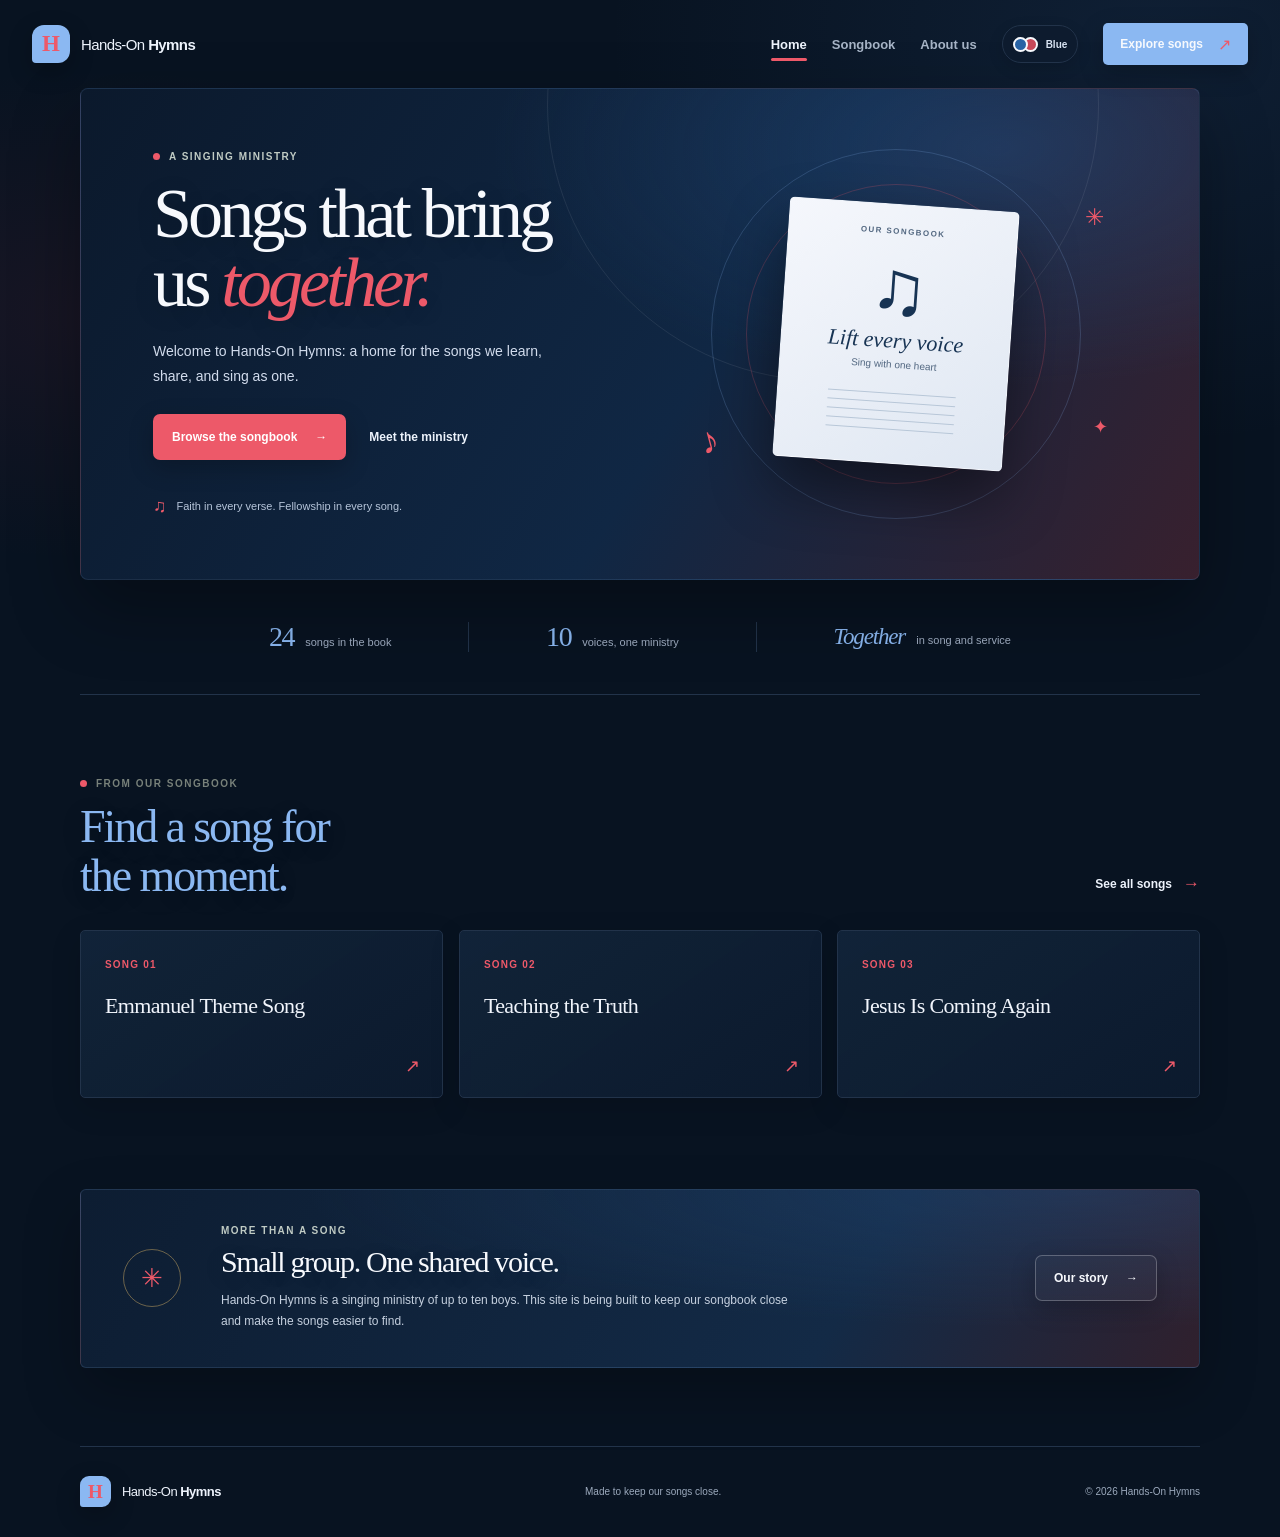
<file: index.html>
<!DOCTYPE html>
<html lang="en">
<head>
    <meta charset="UTF-8">
    <meta name="viewport" content="width=device-width, initial-scale=1.0">
    <meta name="description" content="The online songbook and home of Hands-On Hymns singing ministry.">
    <meta name="theme-color" content="#193f70">
    <title>Hands-On Hymns | Songs that bring us together</title>
    <link rel="stylesheet" href="css/style.css">
    <script src="js/songs.js" defer></script>
    <script src="js/script.js" defer></script>
</head>
<body>
    <header class="site-header">
        <a class="brand" href="index.html" aria-label="Hands-On Hymns home">
            <span class="brand-mark" aria-hidden="true">H</span>
            <span class="brand-name">Hands-On <strong>Hymns</strong></span>
        </a>
        <button class="menu-toggle" type="button" aria-expanded="false" aria-controls="site-nav" data-menu-toggle>
            <span class="sr-only">Toggle navigation</span>
            <span></span><span></span>
        </button>
        <nav class="site-nav" id="site-nav" data-site-nav aria-label="Main navigation">
            <a class="nav-link is-current" href="index.html" aria-current="page">Home</a>
            <a class="nav-link" href="songs.html">Songbook</a>
            <a class="nav-link" href="about.html">About us</a>
            <button class="theme-toggle" type="button" data-theme-toggle aria-label="Switch to red color theme" title="Switch color theme">
                <span class="theme-swatches" aria-hidden="true"><i></i><i></i></span><span data-theme-label>Blue</span>
            </button>
            <a class="nav-cta" href="songs.html">Explore songs <span aria-hidden="true">↗</span></a>
        </nav>
    </header>

    <main>
        <section class="hero page-shell">
            <div class="hero-copy">
                <p class="eyebrow eyebrow-light"><span class="eyebrow-dot"></span> A singing ministry</p>
                <h1>Songs that bring<br>us <span>together.</span></h1>
                <p class="hero-description">Welcome to Hands-On Hymns: a home for the songs we learn, share, and sing as one.</p>
                <div class="hero-actions">
                    <a class="button button-gold" href="songs.html">Browse the songbook <span aria-hidden="true">→</span></a>
                    <a class="text-link text-link-light" href="about.html">Meet the ministry</a>
                </div>
                <div class="hero-note"><span class="hero-note-icon" aria-hidden="true">♫</span><span>Faith in every verse. Fellowship in every song.</span></div>
            </div>
            <div class="hero-art" aria-hidden="true">
                <div class="art-orbit orbit-one"></div>
                <div class="art-orbit orbit-two"></div>
                <div class="music-card">
                    <span class="music-card-label">OUR SONGBOOK</span>
                    <span class="music-symbol">♫</span>
                    <span class="music-card-title">Lift every voice</span>
                    <span class="music-card-subtitle">Sing with one heart</span>
                    <span class="music-card-lines"><i></i><i></i><i></i><i></i><i></i></span>
                </div>
                <span class="art-sparkle sparkle-one">✳</span>
                <span class="art-sparkle sparkle-two">✦</span>
                <span class="art-note">♪</span>
            </div>
        </section>

        <section class="quick-facts page-shell" aria-label="Ministry at a glance">
            <div class="fact"><span class="fact-number" data-song-count>24</span><span class="fact-label">songs in the book</span></div>
            <span class="fact-divider" aria-hidden="true"></span>
            <div class="fact"><span class="fact-number">10</span><span class="fact-label">voices, one ministry</span></div>
            <span class="fact-divider" aria-hidden="true"></span>
            <div class="fact"><span class="fact-number fact-word">Together</span><span class="fact-label">in song and service</span></div>
        </section>

        <section class="section-block page-shell">
            <div class="section-heading">
                <div>
                    <p class="eyebrow"><span class="eyebrow-dot"></span> From our songbook</p>
                    <h2>Find a song for<br>the moment.</h2>
                </div>
                <a class="text-link" href="songs.html">See all songs <span aria-hidden="true">→</span></a>
            </div>
            <div class="featured-grid" data-home-songs></div>
        </section>

        <section class="welcome-band page-shell">
            <div class="welcome-icon" aria-hidden="true">✳</div>
            <div>
                <p class="eyebrow eyebrow-light">More than a song</p>
                <h2>Small group. One shared voice.</h2>
                <p>Hands-On Hymns is a singing ministry of up to ten boys. This site is being built to keep our songbook close and make the songs easier to find.</p>
            </div>
            <a class="button button-outline" href="about.html">Our story <span aria-hidden="true">→</span></a>
        </section>
    </main>

    <footer class="site-footer page-shell">
        <a class="brand footer-brand" href="index.html"><span class="brand-mark" aria-hidden="true">H</span><span class="brand-name">Hands-On <strong>Hymns</strong></span></a>
        <p>Made to keep our songs close.</p>
        <span class="footer-copy">© <span data-current-year>2026</span> Hands-On Hymns</span>
    </footer>
</body>
</html>
</file>
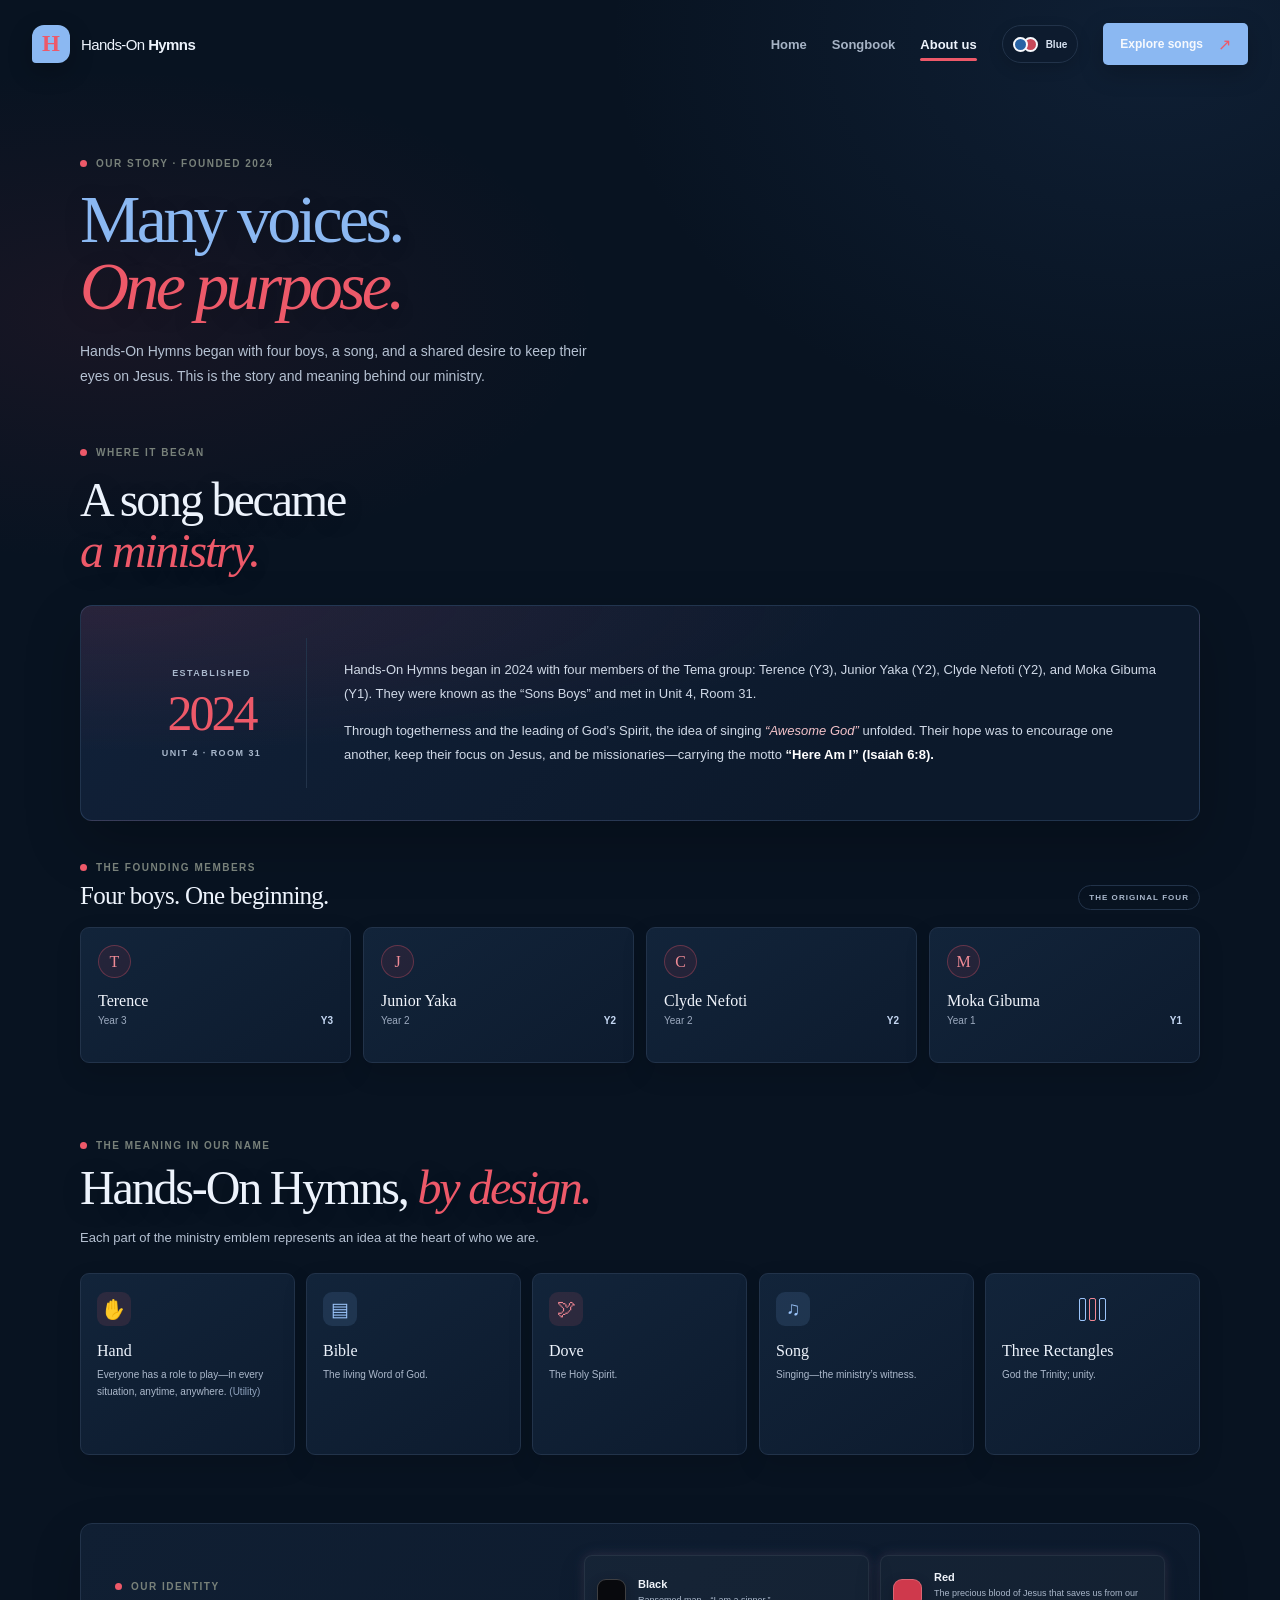
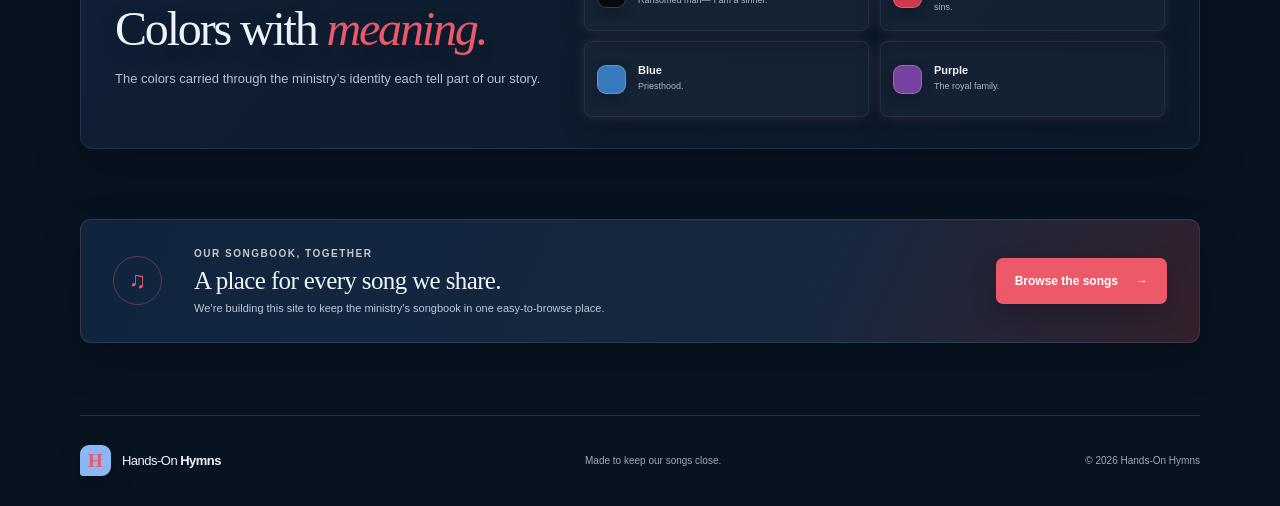
<file: about.html>
<!DOCTYPE html>
<html lang="en">
<head>
	<meta charset="UTF-8">
	<meta name="viewport" content="width=device-width, initial-scale=1.0">
	<meta name="description" content="Discover the 2024 founding story, founders, motto, emblem, and identity of Hands-On Hymns singing ministry.">
	<meta name="theme-color" content="#193f70">
	<title>About Us | Hands-On Hymns</title>
	<link rel="stylesheet" href="css/style.css">
	<link rel="stylesheet" href="css/about.css">
	<script src="js/script.js" defer></script>
</head>
<body>
	<header class="site-header">
		<a class="brand" href="index.html" aria-label="Hands-On Hymns home">
			<span class="brand-mark" aria-hidden="true">H</span>
			<span class="brand-name">Hands-On <strong>Hymns</strong></span>
		</a>
		<button class="menu-toggle" type="button" aria-expanded="false" aria-controls="site-nav" data-menu-toggle>
			<span class="sr-only">Toggle navigation</span><span></span><span></span>
		</button>
		<nav class="site-nav" id="site-nav" data-site-nav aria-label="Main navigation">
			<a class="nav-link" href="index.html">Home</a>
			<a class="nav-link" href="songs.html">Songbook</a>
			<a class="nav-link is-current" href="about.html" aria-current="page">About us</a>
			<button class="theme-toggle" type="button" data-theme-toggle aria-label="Switch to red color theme" title="Switch color theme">
				<span class="theme-swatches" aria-hidden="true"><i></i><i></i></span><span data-theme-label>Blue</span>
			</button>
			<a class="nav-cta" href="songs.html">Explore songs <span aria-hidden="true">↗</span></a>
		</nav>
	</header>

	<main>
		<section class="about-intro page-shell">
			<p class="eyebrow"><span class="eyebrow-dot"></span> Our story · Founded 2024</p>
			<h1>Many voices.<br><span>One purpose.</span></h1>
			<p class="intro-copy">Hands-On Hymns began with four boys, a song, and a shared desire to keep their eyes on Jesus. This is the story and meaning behind our ministry.</p>
		</section>

		<section class="story-section page-shell" aria-labelledby="founding-heading">
			<div class="story-heading">
				<p class="eyebrow"><span class="eyebrow-dot"></span> Where it began</p>
				<h2 id="founding-heading">A song became<br><span>a ministry.</span></h2>
			</div>
			<div class="founding-card">
				<div class="founding-year" aria-label="Founded in 2024"><span>ESTABLISHED</span><strong>2024</strong><span>UNIT 4 · ROOM 31</span></div>
				<div class="founding-copy">
					<p>Hands-On Hymns began in 2024 with four members of the Tema group: Terence (Y3), Junior Yaka (Y2), Clyde Nefoti (Y2), and Moka Gibuma (Y1). They were known as the “Sons Boys” and met in Unit 4, Room 31.</p>
					<p>Through togetherness and the leading of God’s Spirit, the idea of singing <em>“Awesome God”</em> unfolded. Their hope was to encourage one another, keep their focus on Jesus, and be missionaries—carrying the motto <strong>“Here Am I” (Isaiah 6:8).</strong></p>
				</div>
			</div>

			<div class="founders-heading">
				<div><p class="eyebrow"><span class="eyebrow-dot"></span> The founding members</p><h3>Four boys. One beginning.</h3></div>
				<span class="founders-count">THE ORIGINAL FOUR</span>
			</div>
			<div class="founder-grid">
				<article class="founder-card"><span class="founder-initial" aria-hidden="true">T</span><h4>Terence</h4><p>Year 3 <span>Y3</span></p></article>
				<article class="founder-card"><span class="founder-initial" aria-hidden="true">J</span><h4>Junior Yaka</h4><p>Year 2 <span>Y2</span></p></article>
				<article class="founder-card"><span class="founder-initial" aria-hidden="true">C</span><h4>Clyde Nefoti</h4><p>Year 2 <span>Y2</span></p></article>
				<article class="founder-card"><span class="founder-initial" aria-hidden="true">M</span><h4>Moka Gibuma</h4><p>Year 1 <span>Y1</span></p></article>
			</div>
		</section>

		<section class="identity-section page-shell" aria-labelledby="identity-heading">
			<div class="identity-heading">
				<p class="eyebrow"><span class="eyebrow-dot"></span> The meaning in our name</p>
				<h2 id="identity-heading">Hands-On Hymns, <span>by design.</span></h2>
				<p>Each part of the ministry emblem represents an idea at the heart of who we are.</p>
			</div>
			<div class="emblem-grid">
				<article class="emblem-card"><span class="emblem-symbol" aria-hidden="true">✋</span><h3>Hand</h3><p>Everyone has a role to play—in every situation, anytime, anywhere. <span>(Utility)</span></p></article>
				<article class="emblem-card"><span class="emblem-symbol" aria-hidden="true">▤</span><h3>Bible</h3><p>The living Word of God.</p></article>
				<article class="emblem-card"><span class="emblem-symbol" aria-hidden="true">🕊</span><h3>Dove</h3><p>The Holy Spirit.</p></article>
				<article class="emblem-card"><span class="emblem-symbol" aria-hidden="true">♫</span><h3>Song</h3><p>Singing—the ministry’s witness.</p></article>
				<article class="emblem-card"><span class="emblem-symbol emblem-rectangles" aria-hidden="true"><i></i><i></i><i></i></span><h3>Three Rectangles</h3><p>God the Trinity; unity.</p></article>
			</div>
		</section>

		<section class="colors-section page-shell" aria-labelledby="colors-heading">
			<div class="colors-intro">
				<p class="eyebrow"><span class="eyebrow-dot"></span> Our identity</p>
				<h2 id="colors-heading">Colors with <span>meaning.</span></h2>
				<p>The colors carried through the ministry’s identity each tell part of our story.</p>
			</div>
			<div class="color-meanings">
				<article class="color-meaning"><span class="color-swatch swatch-black" aria-hidden="true"></span><div><h3>Black</h3><p>Ransomed man—“I am a sinner.”</p></div></article>
				<article class="color-meaning"><span class="color-swatch swatch-red" aria-hidden="true"></span><div><h3>Red</h3><p>The precious blood of Jesus that saves us from our sins.</p></div></article>
				<article class="color-meaning"><span class="color-swatch swatch-blue" aria-hidden="true"></span><div><h3>Blue</h3><p>Priesthood.</p></div></article>
				<article class="color-meaning"><span class="color-swatch swatch-purple" aria-hidden="true"></span><div><h3>Purple</h3><p>The royal family.</p></div></article>
			</div>
		</section>

		<section class="about-songbook page-shell">
			<div class="about-songbook-mark" aria-hidden="true">♫</div>
			<div><p class="eyebrow eyebrow-light">Our songbook, together</p><h2>A place for every song we share.</h2><p>We’re building this site to keep the ministry’s songbook in one easy-to-browse place.</p></div>
			<a class="button button-gold" href="songs.html">Browse the songs <span aria-hidden="true">→</span></a>
		</section>
	</main>

	<footer class="site-footer page-shell">
		<a class="brand footer-brand" href="index.html"><span class="brand-mark" aria-hidden="true">H</span><span class="brand-name">Hands-On <strong>Hymns</strong></span></a>
		<p>Made to keep our songs close.</p>
		<span class="footer-copy">© <span data-current-year>2026</span> Hands-On Hymns</span>
	</footer>
</body>
</html>
</file>
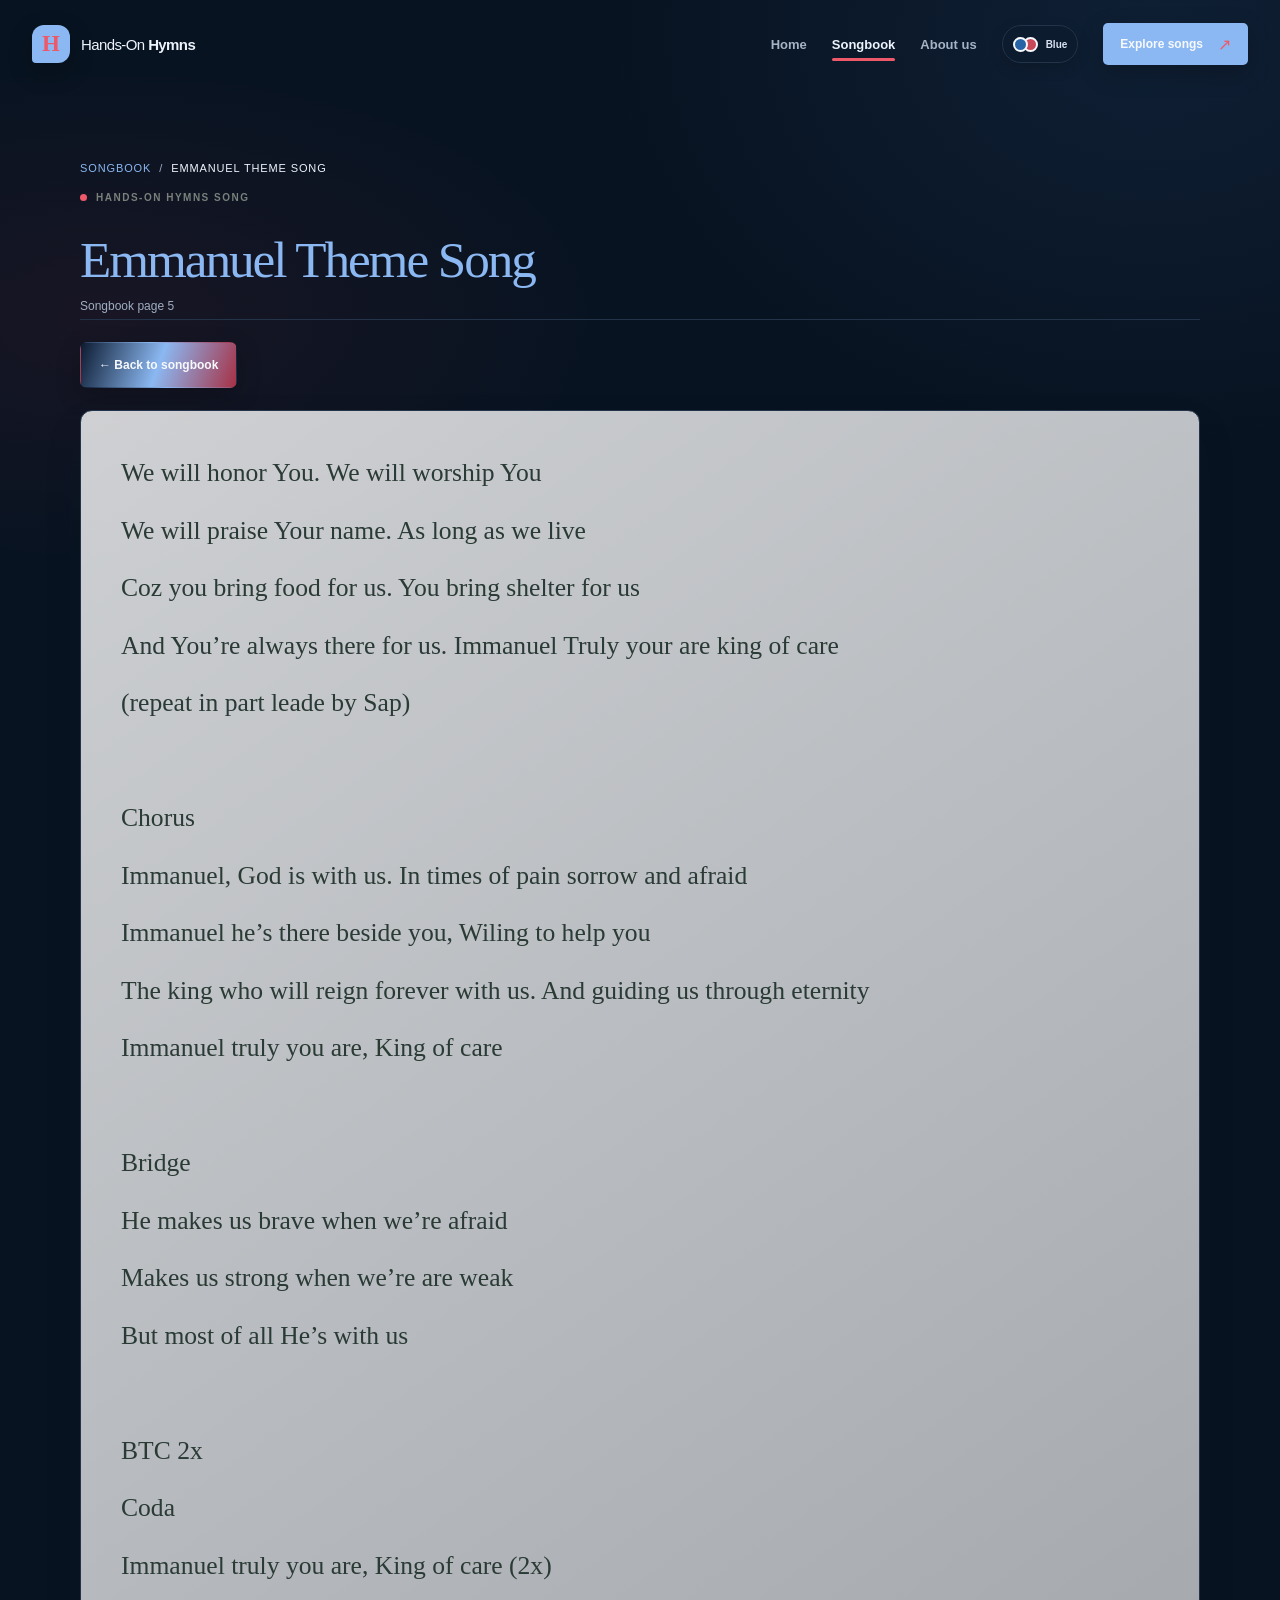
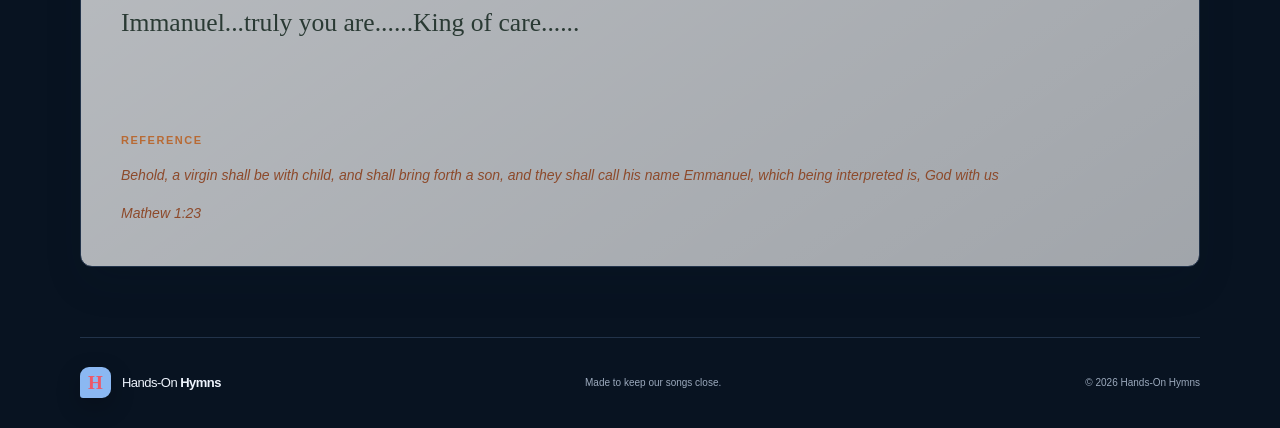
<file: lyrics.html>
<!DOCTYPE html>
<html lang="en">
<head>
	<meta charset="UTF-8">
	<meta name="viewport" content="width=device-width, initial-scale=1.0">
	<meta name="description" content="Read the lyric page for a Hands-On Hymns song.">
	<meta name="theme-color" content="#193f70">
	<title>Lyrics | Hands-On Hymns</title>
	<link rel="stylesheet" href="css/style.css">
	<script src="js/songs.js" defer></script>
	<script src="js/script.js" defer></script>
</head>
<body>
	<header class="site-header">
		<a class="brand" href="index.html" aria-label="Hands-On Hymns home">
			<span class="brand-mark" aria-hidden="true">H</span>
			<span class="brand-name">Hands-On <strong>Hymns</strong></span>
		</a>
		<button class="menu-toggle" type="button" aria-expanded="false" aria-controls="site-nav" data-menu-toggle>
			<span class="sr-only">Toggle navigation</span><span></span><span></span>
		</button>
		<nav class="site-nav" id="site-nav" data-site-nav aria-label="Main navigation">
			<a class="nav-link" href="index.html">Home</a>
			<a class="nav-link is-current" href="songs.html" aria-current="page">Songbook</a>
			<a class="nav-link" href="about.html">About us</a>
			<button class="theme-toggle" type="button" data-theme-toggle aria-label="Switch to red color theme" title="Switch color theme">
				<span class="theme-swatches" aria-hidden="true"><i></i><i></i></span><span data-theme-label>Blue</span>
			</button>
			<a class="nav-cta" href="songs.html#song-list">Explore songs <span aria-hidden="true">↗</span></a>
		</nav>
	</header>

	<main class="page-shell lyric-page">
		<nav aria-label="Breadcrumb" class="song-crumbs">
			<a href="songs.html">Songbook</a>
			<span aria-hidden="true">/</span>
			<span data-song-breadcrumb>Song</span>
		</nav>

		<section class="lyric-shell" aria-live="polite">
			<div class="lyric-intro">
				<p class="eyebrow"><span class="eyebrow-dot"></span> Hands-On Hymns song</p>
				<h1 data-song-title>Loading song…</h1>
				<p class="lyric-meta">Songbook page <span data-song-page>—</span></p>
			</div>

			<div class="lyric-actions">
				<a class="button button-green" href="songs.html">← Back to songbook</a>
			</div>

			<article class="lyric-card">
				<div class="lyric-body" data-song-lyrics></div>
			</article>
		</section>
	</main>

	<footer class="site-footer page-shell">
		<a class="brand footer-brand" href="index.html"><span class="brand-mark" aria-hidden="true">H</span><span class="brand-name">Hands-On <strong>Hymns</strong></span></a>
		<p>Made to keep our songs close.</p>
		<span class="footer-copy">© <span data-current-year>2026</span> Hands-On Hymns</span>
	</footer>

	<script>
		document.addEventListener('DOMContentLoaded', () => {
			const lyricSongs = window.HYMN_SONGS || [];
			const lyricTitleElement = document.querySelector('[data-song-title]');
			const lyricPageElement = document.querySelector('[data-song-page]');
			const lyricBreadcrumbElement = document.querySelector('[data-song-breadcrumb]');
			const lyricContainer = document.querySelector('[data-song-lyrics]');
			const lyricSlug = new URLSearchParams(window.location.search).get('song');
			const lyricSong = lyricSongs.find((entry) => entry.slug === lyricSlug) || lyricSongs[0];

			if (lyricTitleElement && lyricSong) {
				lyricTitleElement.textContent = lyricSong.title;
			}
			if (lyricPageElement && lyricSong) {
				lyricPageElement.textContent = String(lyricSong.page);
			}
			if (lyricBreadcrumbElement && lyricSong) {
				lyricBreadcrumbElement.textContent = lyricSong.title;
			}
			if (lyricContainer) {
				const lyricLines = Array.isArray(lyricSong?.lyrics) && lyricSong.lyrics.length > 0
					? lyricSong.lyrics
					: [
						'This song is in the ministry collection.',
						'The full lyrics will be added from the printed hymn book soon.'
					];
				let inReferenceSection = false;
				lyricContainer.innerHTML = lyricLines.map((line) => {
					const trimmed = String(line || '').trim();
					if (!trimmed) {
						inReferenceSection = false;
						return '<p class="lyric-line">&nbsp;</p>';
					}
					if (trimmed.toLowerCase() === 'reference') {
						inReferenceSection = true;
						return '<p class="lyric-reference-label">Reference</p>';
					}
					if (inReferenceSection) {
						return `<p class="lyric-reference">${line}</p>`;
					}
					return `<p class="lyric-line">${line}</p>`;
				}).join('');
			}
			if (!lyricSong) {
				if (lyricTitleElement) lyricTitleElement.textContent = 'Song not found';
				if (lyricContainer) {
					lyricContainer.innerHTML = '<p class="lyric-line">Choose a song from the songbook to open its lyrics page.</p>';
				}
			}
		});
	</script>
</body>
</html>
</file>
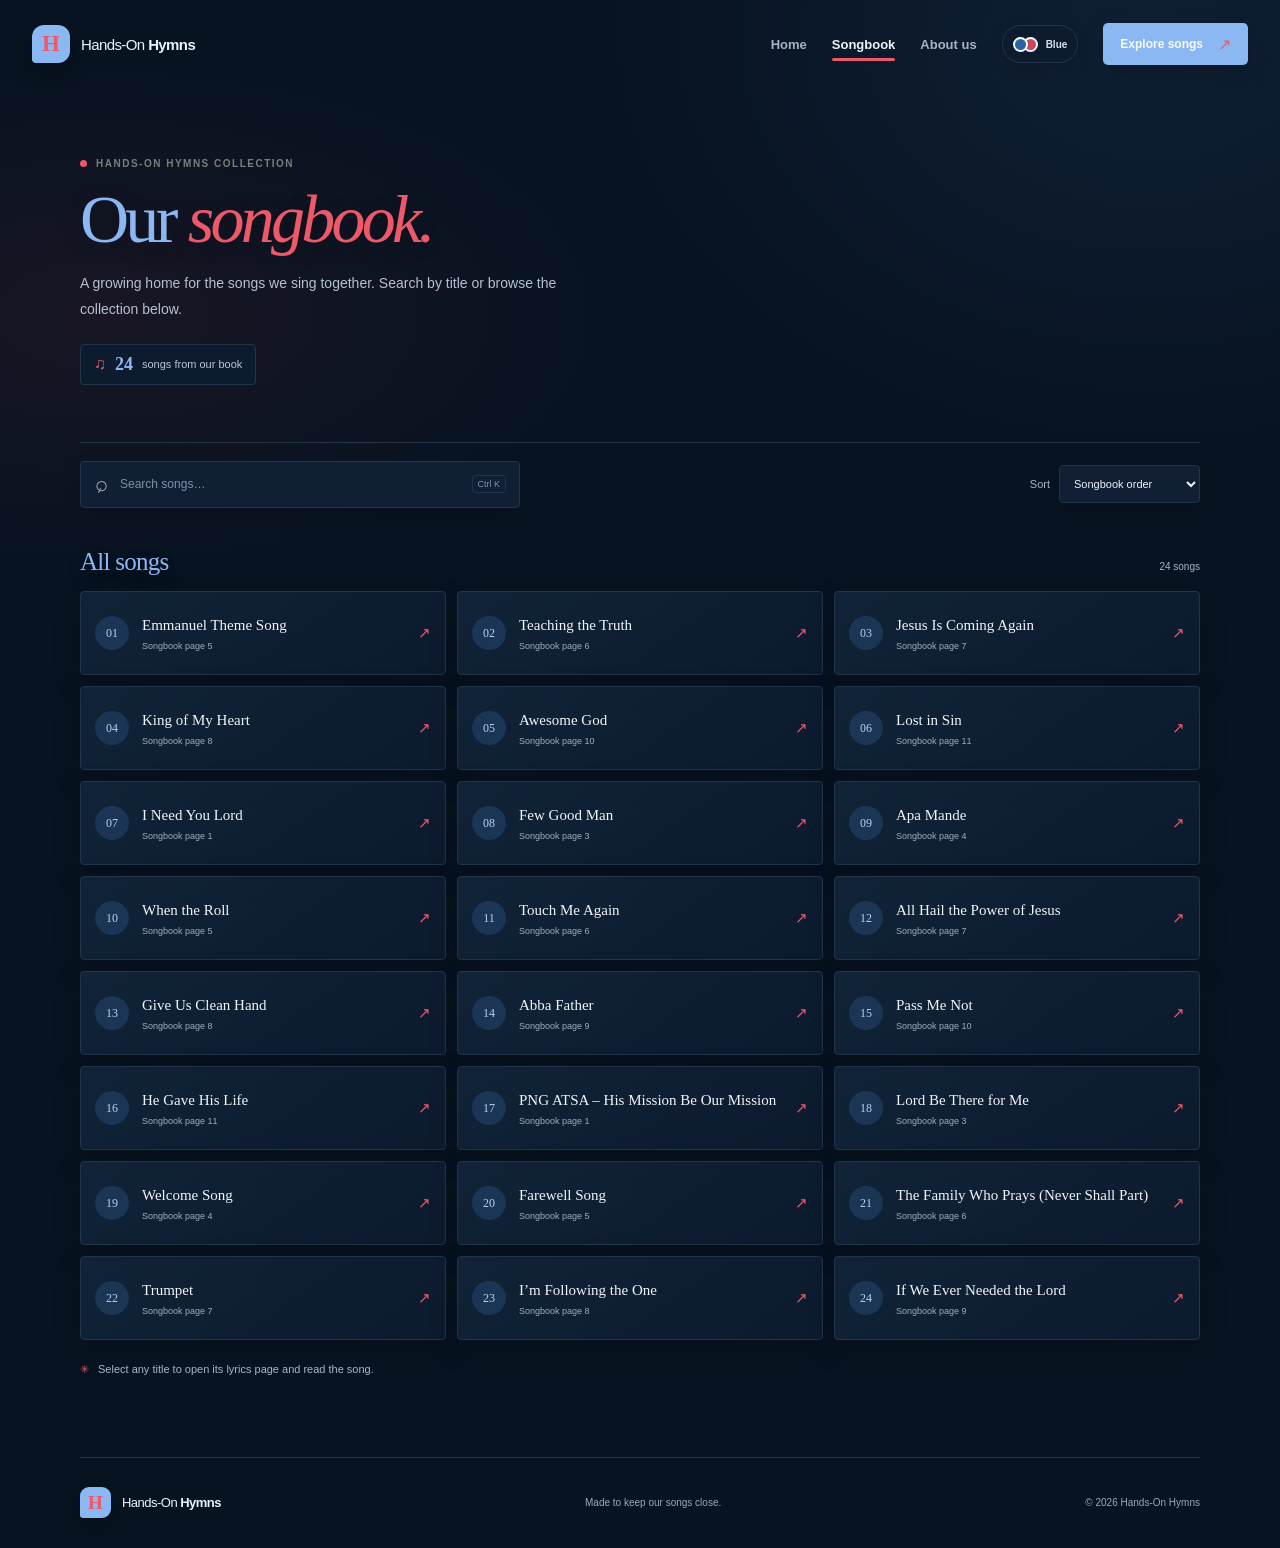
<file: songs.html>
<!DOCTYPE html>
<html lang="en">
<head>
	<meta charset="UTF-8">
	<meta name="viewport" content="width=device-width, initial-scale=1.0">
	<meta name="description" content="Search and browse the Hands-On Hymns songbook.">
	<meta name="theme-color" content="#193f70">
	<title>Songbook | Hands-On Hymns</title>
	<link rel="stylesheet" href="css/style.css">
	<script src="js/songs.js" defer></script>
	<script src="js/script.js" defer></script>
</head>
<body>
	<header class="site-header">
		<a class="brand" href="index.html" aria-label="Hands-On Hymns home">
			<span class="brand-mark" aria-hidden="true">H</span>
			<span class="brand-name">Hands-On <strong>Hymns</strong></span>
		</a>
		<button class="menu-toggle" type="button" aria-expanded="false" aria-controls="site-nav" data-menu-toggle>
			<span class="sr-only">Toggle navigation</span><span></span><span></span>
		</button>
		<nav class="site-nav" id="site-nav" data-site-nav aria-label="Main navigation">
			<a class="nav-link" href="index.html">Home</a>
			<a class="nav-link is-current" href="songs.html" aria-current="page">Songbook</a>
			<a class="nav-link" href="about.html">About us</a>
			<button class="theme-toggle" type="button" data-theme-toggle aria-label="Switch to red color theme" title="Switch color theme">
				<span class="theme-swatches" aria-hidden="true"><i></i><i></i></span><span data-theme-label>Blue</span>
			</button>
			<a class="nav-cta" href="songs.html#song-list">Explore songs <span aria-hidden="true">↗</span></a>
		</nav>
	</header>

	<main>
		<section class="songbook-intro page-shell">
			<p class="eyebrow"><span class="eyebrow-dot"></span> Hands-On Hymns collection</p>
			<h1>Our <span>songbook.</span></h1>
			<p class="intro-copy">A growing home for the songs we sing together. Search by title or browse the collection below.</p>
			<div class="songbook-count"><span class="count-mark" aria-hidden="true">♫</span><strong data-song-count>24</strong><span>songs from our book</span></div>
		</section>

		<section class="song-list-section page-shell" id="song-list" aria-labelledby="song-list-heading">
			<div class="song-tools">
				<label class="search-box">
					<span class="search-icon" aria-hidden="true">⌕</span>
					<span class="sr-only">Search song titles</span>
					<input type="search" placeholder="Search songs…" autocomplete="off" data-song-search>
					<kbd>⌘ K</kbd>
				</label>
				<label class="sort-control"><span>Sort</span>
					<select data-song-sort aria-label="Sort songs">
						<option value="book">Songbook order</option>
						<option value="az">Title A–Z</option>
					</select>
				</label>
			</div>
			<div class="list-caption"><h2 id="song-list-heading">All songs</h2><span data-result-count>24 songs</span></div>
			<div class="song-grid" data-song-list aria-live="polite"></div>
			<p class="empty-state" data-empty-state hidden>No songs match that search. Try another title.</p>
			<p class="lyrics-note"><span aria-hidden="true">✳</span> Select any title to open its lyrics page and read the song.</p>
		</section>
	</main>

	<dialog class="song-dialog" data-song-dialog aria-labelledby="dialog-song-title">
		<button class="dialog-close" type="button" aria-label="Close song details" data-dialog-close>×</button>
		<p class="eyebrow"><span class="eyebrow-dot"></span> Hands-On Hymns songbook</p>
		<h2 id="dialog-song-title" data-dialog-title></h2>
		<p class="dialog-page" data-dialog-page></p>
		<div class="dialog-divider"></div>
		<p class="dialog-message" data-dialog-message></p>
		<button class="button button-green" type="button" data-dialog-close>Back to songbook</button>
	</dialog>

	<footer class="site-footer page-shell">
		<a class="brand footer-brand" href="index.html"><span class="brand-mark" aria-hidden="true">H</span><span class="brand-name">Hands-On <strong>Hymns</strong></span></a>
		<p>Made to keep our songs close.</p>
		<span class="footer-copy">© <span data-current-year>2026</span> Hands-On Hymns</span>
	</footer>
</body>
</html>
</file>
<file: css/style.css>
@property --primary-color {
    syntax: '<color>';
    inherits: true;
    initial-value: #193f70;
}

@property --primary-deep {
    syntax: '<color>';
    inherits: true;
    initial-value: #102d53;
}

@property --accent-color {
    syntax: '<color>';
    inherits: true;
    initial-value: #c74859;
}

@property --theme-secondary {
    syntax: '<color>';
    inherits: true;
    initial-value: #bd3f52;
}

:root {
    color-scheme: light;
    --primary-color: #193f70;
    --primary-deep: #102d53;
    --accent-color: #c74859;
    --green: var(--primary-color);
    --green-dark: var(--primary-deep);
    --green-soft: #eaf0f8;
    --gold: var(--accent-color);
    --gold-light: #faeaed;
    --theme-secondary: #bd3f52;
    --ink: #202938;
    --muted: #717c8c;
    --paper: #f8f9fc;
    --line: #e4e8ef;
    --white: #fff;
    --serif: Georgia, 'Times New Roman', serif;
    font-family: 'Aptos', 'Segoe UI', sans-serif;
    color: var(--ink);
    background: var(--paper);
    font-synthesis: none;
    text-rendering: optimizeLegibility;
}

html { transition: --primary-color .35s ease, --primary-deep .35s ease, --accent-color .35s ease, --theme-secondary .35s ease; }

html[data-color-mode="red"] {
    --primary-color: #a43848;
    --primary-deep: #742c38;
    --accent-color: #3167a5;
    --green-soft: #f9ebee;
    --gold-light: #e8f0fa;
    --theme-secondary: #245b98;
}

* { box-sizing: border-box; }

html { scroll-behavior: smooth; }

body {
    min-width: 320px;
    margin: 0;
    background: var(--paper);
    color: var(--ink);
    transition: background-color .35s ease, color .35s ease;
}

a { color: inherit; text-decoration: none; }
button, input, select { font: inherit; }
button, a, select { -webkit-tap-highlight-color: transparent; }

.page-shell {
    width: min(1120px, calc(100% - 64px));
    margin-inline: auto;
}

.site-header {
    position: relative;
    z-index: 5;
    display: flex;
    width: min(1280px, calc(100% - 64px));
    height: 88px;
    align-items: center;
    justify-content: space-between;
    margin: 0 auto;
}

.brand { display: inline-flex; align-items: center; gap: 11px; }
.brand-mark {
    display: grid;
    width: 38px;
    height: 38px;
    place-items: center;
    border-radius: 12px 12px 12px 4px;
    background: var(--green);
    color: var(--gold);
    font-family: var(--serif);
    font-size: 23px;
    font-weight: 700;
}
.brand-name { color: var(--green); font-size: 15px; letter-spacing: -.04em; }
.brand-name strong { font-weight: 750; }
.site-nav { display: flex; align-items: center; gap: 25px; }
.nav-link { color: #626d67; font-size: 13px; font-weight: 600; transition: color .2s ease; }
.nav-link:hover, .nav-link.is-current { color: var(--green); }
.nav-link.is-current { position: relative; }
.nav-link.is-current::after {
    position: absolute;
    right: 0;
    bottom: -9px;
    left: 0;
    height: 2px;
    background: var(--gold);
    content: '';
}
.nav-cta {
    display: inline-flex;
    min-height: 42px;
    align-items: center;
    gap: 15px;
    padding: 0 17px;
    border-radius: 5px;
    background: linear-gradient(110deg, var(--green) 0%, var(--green) 52%, var(--theme-secondary) 100%);
    background-size: 200% 100%;
    color: var(--white);
    font-size: 12px;
    font-weight: 650;
    transition: background-position .35s ease, transform .2s ease, box-shadow .2s ease;
}
.nav-cta:hover { transform: translateY(-1px); background-position: 100% 0; box-shadow: 0 7px 18px rgb(25 63 112 / 18%); }
.nav-cta span { color: var(--gold); font-size: 16px; }
.menu-toggle { display: none; }

.theme-toggle {
    display: inline-flex;
    min-height: 38px;
    align-items: center;
    gap: 8px;
    padding: 0 10px;
    border: 1px solid var(--line);
    border-radius: 20px;
    background: var(--white);
    color: var(--muted);
    cursor: pointer;
    font-size: 10px;
    font-weight: 700;
    transition: border-color .25s ease, color .25s ease, background-color .25s ease, transform .2s ease;
}
.theme-toggle:hover { transform: translateY(-1px); border-color: var(--gold); color: var(--green); }
.theme-swatches { display: inline-flex; align-items: center; }
.theme-swatches i { display: block; width: 11px; height: 11px; border: 2px solid var(--white); border-radius: 50%; box-sizing: content-box; }
.theme-swatches i:first-child { z-index: 1; background: #2863a5; }
.theme-swatches i:last-child { margin-left: -5px; background: #c74859; }

.hero {
    position: relative;
    display: grid;
    min-height: 448px;
    grid-template-columns: 1.05fr .95fr;
    overflow: hidden;
    align-items: center;
    padding: 62px 72px;
    border-radius: 8px;
    background: linear-gradient(118deg, var(--green-dark) 0%, var(--green) 57%, var(--theme-secondary) 100%);
    color: var(--white);
}
.hero::before {
    position: absolute;
    top: -260px;
    right: 100px;
    width: 550px;
    height: 550px;
    border: 1px solid rgb(255 255 255 / 8%);
    border-radius: 50%;
    content: '';
}
.hero-copy { position: relative; z-index: 1; max-width: 510px; }
.eyebrow {
    display: flex;
    align-items: center;
    gap: 9px;
    margin: 0 0 17px;
    color: #78817a;
    font-size: 10px;
    font-weight: 750;
    letter-spacing: .15em;
    text-transform: uppercase;
}
.eyebrow-light { color: #c0cbc4; }
.eyebrow-dot { width: 7px; height: 7px; border-radius: 50%; background: var(--gold); }
.hero h1, .songbook-intro h1, .about-intro h1 {
    margin: 0;
    font-family: var(--serif);
    font-size: clamp(44px, 5.6vw, 70px);
    font-weight: 400;
    letter-spacing: -.055em;
    line-height: .99;
}
.hero h1 span, .songbook-intro h1 span, .about-intro h1 span { color: var(--gold); font-style: italic; }
.hero-description { max-width: 430px; margin: 21px 0 25px; color: #d1d9d4; font-size: 14px; line-height: 1.8; }
.hero-actions { display: flex; flex-wrap: wrap; align-items: center; gap: 23px; }
.button {
    display: inline-flex;
    min-height: 46px;
    align-items: center;
    justify-content: center;
    gap: 18px;
    padding: 0 18px;
    border: 1px solid transparent;
    border-radius: 4px;
    cursor: pointer;
    font-size: 12px;
    font-weight: 700;
    transition: transform .2s ease, background .2s ease;
}
.button:hover { transform: translateY(-2px); }
.button-gold { background: var(--gold); color: var(--white); box-shadow: 0 7px 20px rgb(0 0 0 / 10%); }
.button-gold:hover { filter: brightness(1.08); }
.button-green { background: var(--green); color: var(--white); }
.button-green:hover { background: var(--green-dark); }
.button-outline { border-color: rgb(255 255 255 / 30%); color: var(--white); }
.button-outline:hover { background: rgb(255 255 255 / 9%); }
.text-link { display: inline-flex; align-items: center; gap: 11px; color: var(--green); font-size: 12px; font-weight: 700; }
.text-link span { color: var(--gold); font-size: 17px; transition: transform .2s ease; }
.text-link:hover span { transform: translateX(4px); }
.text-link-light { color: var(--white); }
.text-link-light span { color: var(--gold); }
.hero-note { display: flex; align-items: center; gap: 10px; margin-top: 36px; color: #b3c0b8; font-size: 11px; }
.hero-note-icon { color: var(--gold); font-size: 18px; }

.hero-art { position: relative; display: grid; min-height: 290px; place-items: center; }
.art-orbit { position: absolute; border: 1px solid rgb(226 189 105 / 30%); border-radius: 50%; }
.orbit-one { width: 300px; height: 300px; }
.orbit-two { width: 370px; height: 370px; border-color: rgb(255 255 255 / 10%); }
.music-card { 
    position: relative;
    display: flex;
    width: 230px;
    min-height: 260px;
    flex-direction: column;
    align-items: center;
    justify-content: center;
    border: 1px solid rgb(25 63 112 / 10%);
    border-radius: 5px;
    background: #f5f1e5;
    box-shadow: 0 20px 45px rgb(0 0 0 / 22%);
    color: var(--green);
    transform: rotate(4deg);
}
.music-card-label { position: absolute; top: 22px; color: #768078; font-size: 8px; font-weight: 800; letter-spacing: .18em; }
.music-symbol { margin: 12px 0 2px; color: var(--gold); font-family: var(--serif); font-size: 76px; line-height: 1; }
.music-card-title { font-family: var(--serif); font-size: 22px; font-style: italic; }
.music-card-subtitle { margin-top: 5px; color: #758079; font-size: 10px; }
.music-card-lines { display: flex; width: 128px; flex-direction: column; gap: 8px; margin-top: 23px; }
.music-card-lines i { height: 1px; background: #d8d2c1; }
.art-sparkle { position: absolute; color: var(--gold); }
.sparkle-one { top: 15px; right: 23px; font-size: 23px; }
.sparkle-two { right: 19px; bottom: 41px; font-size: 18px; }
.art-note { position: absolute; bottom: 17px; left: 36px; color: var(--gold); font-family: var(--serif); font-size: 37px; transform: rotate(-15deg); }

.quick-facts { display: flex; min-height: 115px; align-items: center; justify-content: center; gap: clamp(28px, 6vw, 82px); border-bottom: 1px solid var(--line); }
.fact { display: flex; align-items: baseline; gap: 11px; }
.fact-number { color: var(--green); font-family: var(--serif); font-size: 28px; letter-spacing: -.05em; }
.fact-word { font-size: 23px; font-style: italic; }
.fact-label { color: var(--muted); font-size: 11px; }
.fact-divider { width: 1px; height: 30px; background: #deded5; }

.section-block { padding-block: 83px 91px; }
.section-heading { display: flex; align-items: end; justify-content: space-between; margin-bottom: 30px; }
.section-heading .eyebrow { margin-bottom: 13px; }
.section-heading h2, .welcome-band h2 {
    margin: 0;
    color: var(--green);
    font-family: var(--serif);
    font-size: clamp(32px, 4vw, 46px);
    font-weight: 400;
    letter-spacing: -.045em;
    line-height: 1.07;
}
.section-heading > .text-link { margin-bottom: 6px; }
.featured-grid { display: grid; grid-template-columns: repeat(3, minmax(0, 1fr)); gap: 16px; }
.featured-card {
    position: relative;
    min-height: 168px;
    overflow: hidden;
    padding: 23px 24px;
    border: 1px solid var(--line);
    border-radius: 5px;
    background: #fffefa;
    transition: border-color .25s ease, transform .25s ease, box-shadow .25s ease, background-color .25s ease;
}
.featured-card::before { position: absolute; top: 0; right: 0; left: 0; height: 3px; background: linear-gradient(90deg, var(--green), var(--theme-secondary)); content: ''; opacity: 0; transition: opacity .25s ease; }
.featured-card:hover { transform: translateY(-3px); border-color: var(--green); box-shadow: 0 12px 24px rgb(31 50 42 / 8%); }
.featured-card:hover::before { opacity: 1; }
.card-index { color: var(--gold); font-size: 10px; font-weight: 800; letter-spacing: .12em; }
.featured-card h3 { max-width: 250px; margin: 21px 0 11px; color: var(--green); font-family: var(--serif); font-size: 22px; font-weight: 400; letter-spacing: -.03em; }
.card-arrow { position: absolute; right: 22px; bottom: 20px; color: var(--gold); font-size: 18px; }

.welcome-band {
    display: grid;
    grid-template-columns: 72px 1fr auto;
    align-items: center;
    gap: 26px;
    margin-bottom: 78px;
    padding: 35px 42px;
    border-radius: 6px;
    background: var(--green);
    color: var(--white);
}
.welcome-icon { display: grid; width: 58px; height: 58px; place-items: center; border: 1px solid rgb(229 189 105 / 43%); border-radius: 50%; color: var(--gold); font-size: 26px; }
.welcome-band .eyebrow { margin-bottom: 10px; }
.welcome-band h2 { color: var(--white); font-size: 30px; }
.welcome-band p:not(.eyebrow) { max-width: 590px; margin: 11px 0 0; color: #c1ccc5; font-size: 12px; line-height: 1.75; }

.site-footer { display: flex; min-height: 91px; align-items: center; justify-content: space-between; gap: 20px; border-top: 1px solid var(--line); }
.footer-brand .brand-mark { width: 31px; height: 31px; border-radius: 9px 9px 9px 3px; font-size: 19px; }
.footer-brand .brand-name { font-size: 13px; }
.site-footer p, .footer-copy { color: var(--muted); font-size: 10px; }

.songbook-intro, .about-intro { padding-top: 70px; padding-bottom: 43px; }
.songbook-intro h1, .about-intro h1 { color: var(--green); font-size: clamp(49px, 6vw, 68px); }
.songbook-intro h1 span, .about-intro h1 span { color: var(--gold); }
.intro-copy { max-width: 520px; margin: 18px 0 0; color: #68736d; font-size: 14px; line-height: 1.8; }
.songbook-count { display: inline-flex; align-items: center; gap: 9px; margin-top: 22px; padding: 9px 13px; border: 1px solid #e8e3d7; border-radius: 4px; color: #6e776f; font-size: 11px; }
.songbook-count strong { color: var(--green); font-family: var(--serif); font-size: 18px; }
.count-mark { color: var(--gold); font-size: 16px; }
.song-list-section { padding-top: 14px; padding-bottom: 81px; }
.song-tools { display: flex; align-items: center; justify-content: space-between; gap: 20px; padding: 18px 0; border-top: 1px solid var(--line); }
.search-box { display: flex; width: min(440px, 100%); height: 47px; align-items: center; gap: 11px; padding: 0 13px; border: 1px solid #e4e3dc; border-radius: 4px; background: var(--white); }
.search-box:focus-within { border-color: var(--green); box-shadow: 0 0 0 3px rgb(25 63 112 / 8%); }
.search-icon { color: #7a847e; font-size: 22px; line-height: 1; transform: rotate(-20deg); }
.search-box input { width: 100%; min-width: 0; border: 0; outline: 0; background: transparent; color: var(--ink); font-size: 12px; }
.search-box input::placeholder { color: #929a94; }
.search-box kbd { padding: 3px 5px; border: 1px solid #e8e8e2; border-radius: 3px; color: #929a94; font-family: inherit; font-size: 9px; white-space: nowrap; }
.sort-control { display: flex; align-items: center; gap: 9px; color: #79817c; font-size: 11px; }
.sort-control select { min-height: 38px; padding: 0 30px 0 10px; border: 1px solid #e4e3dc; border-radius: 4px; background: var(--white); color: var(--green); font-size: 11px; cursor: pointer; }
.list-caption { display: flex; align-items: baseline; justify-content: space-between; margin: 22px 0 15px; }
.list-caption h2 { margin: 0; color: var(--green); font-family: var(--serif); font-size: 25px; font-weight: 400; letter-spacing: -.03em; }
.list-caption span { color: var(--muted); font-size: 10px; }
.song-grid { display: grid; grid-template-columns: repeat(3, minmax(0, 1fr)); gap: 11px; }
.song-card {
    display: flex;
    min-height: 84px;
    align-items: center;
    gap: 13px;
    padding: 13px 14px;
    border: 1px solid var(--line);
    border-radius: 4px;
    background: #fffefa;
    text-align: left;
    transition: border-color .18s ease, background .18s ease, transform .18s ease;
}
.song-card:hover { transform: translateY(-2px); border-color: var(--gold); background: var(--white); }
.song-card-number { display: grid; width: 34px; height: 34px; flex: 0 0 34px; place-items: center; border-radius: 50%; background: var(--green-soft); color: var(--green); font-family: var(--serif); font-size: 12px; }
.song-card-text { min-width: 0; flex: 1; }
.song-card-title { display: block; color: var(--green); font-family: var(--serif); font-size: 15px; line-height: 1.35; }
.song-card-page { display: block; margin-top: 5px; color: #8b938d; font-size: 9px; }
.song-card-arrow { color: var(--gold); font-size: 15px; transition: transform .18s ease; }
.song-card:hover .song-card-arrow { transform: translateX(3px); }
.empty-state { padding: 28px; border: 1px dashed #d8d8ce; color: var(--muted); text-align: center; font-size: 13px; }
.lyrics-note { display: flex; align-items: center; gap: 9px; margin: 23px 0 0; color: #717b74; font-size: 11px; }
.lyrics-note span { color: var(--gold); }

.song-dialog { position: relative; width: min(480px, calc(100% - 32px)); padding: 35px; border: 1px solid #ece9df; border-radius: 8px; background: var(--paper); color: var(--ink); box-shadow: 0 24px 80px rgb(0 0 0 / 24%); }
.song-dialog::backdrop { background: rgb(12 27 23 / 64%); backdrop-filter: blur(3px); }
.dialog-close { position: absolute; top: 12px; right: 14px; display: grid; width: 33px; height: 33px; place-items: center; border: 0; border-radius: 50%; background: #eeeee8; color: var(--green); cursor: pointer; font-size: 23px; line-height: 1; }
.song-dialog h2 { margin: 0; color: var(--green); font-family: var(--serif); font-size: 34px; font-weight: 400; letter-spacing: -.04em; }
.dialog-page { margin: 10px 0 0; color: #778078; font-size: 11px; }
.dialog-divider { height: 1px; margin: 24px 0 20px; background: var(--line); }
.dialog-message { margin: 0 0 24px; color: #626d66; font-size: 13px; line-height: 1.7; }

.about-intro { padding-bottom: 50px; }
.about-card { display: grid; min-height: 300px; grid-template-columns: 180px 1fr; align-items: center; gap: 34px; margin-bottom: 80px; padding: 48px 62px; border-radius: 7px; background: var(--green); color: var(--white); }
.about-card-mark { display: grid; width: 128px; height: 128px; place-items: center; border: 1px solid rgb(229 189 105 / 50%); border-radius: 50%; color: var(--gold); font-family: var(--serif); font-size: 70px; }
.about-card-copy .eyebrow { margin-bottom: 12px; }
.about-card-copy h2 { max-width: 500px; margin: 0; font-family: var(--serif); font-size: clamp(30px, 4vw, 42px); font-weight: 400; letter-spacing: -.04em; line-height: 1.1; }
.about-card-copy p:not(.eyebrow) { max-width: 570px; margin: 14px 0 21px; color: #c4cec8; font-size: 13px; line-height: 1.8; }

.sr-only { position: absolute; width: 1px; height: 1px; overflow: hidden; clip: rect(0, 0, 0, 0); white-space: nowrap; clip-path: inset(50%); }
:focus-visible { outline: 3px solid var(--gold); outline-offset: 3px; }
[hidden] { display: none !important; }

@media (max-width: 800px) {
    .page-shell, .site-header { width: min(100% - 40px, 660px); }
    .site-header { height: 74px; }
    .menu-toggle { display: flex; width: 42px; height: 42px; flex-direction: column; align-items: center; justify-content: center; gap: 6px; border: 1px solid var(--line); border-radius: 4px; background: transparent; cursor: pointer; }
    .menu-toggle span:not(.sr-only) { width: 17px; height: 2px; background: var(--green); }
    .site-nav { position: absolute; top: 64px; right: 0; left: 0; display: none; align-items: stretch; gap: 0; padding: 10px 16px 16px; border: 1px solid var(--line); border-radius: 5px; background: var(--paper); box-shadow: 0 16px 30px rgb(25 46 37 / 10%); }
    .site-nav.is-open { display: flex; flex-direction: column; }
    .nav-link { padding: 13px 2px; }
    .nav-link.is-current::after { display: none; }
    .theme-toggle { align-self: flex-start; margin-top: 8px; }
    .nav-cta { justify-content: center; margin-top: 8px; }
    .hero { min-height: 420px; grid-template-columns: 1fr .72fr; padding: 48px 38px; }
    .hero-art { min-height: 240px; transform: scale(.83); }
    .featured-grid, .song-grid { grid-template-columns: repeat(2, minmax(0, 1fr)); }
    .welcome-band { grid-template-columns: 60px 1fr; padding: 30px; }
    .welcome-band .button { grid-column: 2; justify-self: start; }
    .about-card { grid-template-columns: 120px 1fr; gap: 22px; padding: 38px; }
    .about-card-mark { width: 100px; height: 100px; font-size: 55px; }
}

@media (max-width: 560px) {
    .page-shell, .site-header { width: calc(100% - 36px); }
    .brand-name { font-size: 14px; }
    .hero { min-height: initial; grid-template-columns: 1fr; padding: 39px 27px 28px; }
    .hero h1 { font-size: 49px; }
    .hero-description { max-width: 360px; font-size: 13px; }
    .hero-actions { gap: 17px; }
    .hero-note { margin-top: 25px; font-size: 10px; }
    .hero-art { min-height: 205px; margin: 15px 0 0; transform: scale(.72); }
    .quick-facts { min-height: 100px; justify-content: space-between; gap: 8px; }
    .fact { flex-direction: column; gap: 2px; }
    .fact-number { font-size: 24px; }
    .fact-word { font-size: 20px; }
    .fact-label { font-size: 9px; }
    .fact-divider { height: 27px; }
    .section-block { padding-block: 62px; }
    .section-heading { align-items: end; gap: 14px; }
    .section-heading h2 { font-size: 35px; }
    .section-heading > .text-link { flex: 0 0 auto; margin-bottom: 4px; font-size: 10px; }
    .featured-grid { grid-template-columns: 1fr; gap: 10px; }
    .featured-card { min-height: 135px; }
    .featured-card h3 { margin-top: 13px; }
    .welcome-band { grid-template-columns: 1fr; gap: 15px; margin-bottom: 53px; padding: 25px; }
    .welcome-icon { width: 48px; height: 48px; }
    .welcome-band h2 { font-size: 27px; }
    .welcome-band .button { grid-column: 1; }
    .site-footer { min-height: 120px; flex-wrap: wrap; justify-content: space-between; gap: 6px 12px; padding-block: 18px; }
    .site-footer p { order: 3; width: 100%; margin: 0; }
    .footer-copy { font-size: 9px; }
    .songbook-intro, .about-intro { padding-top: 52px; padding-bottom: 30px; }
    .songbook-intro h1, .about-intro h1 { font-size: 52px; }
    .intro-copy { font-size: 13px; }
    .song-tools { align-items: stretch; flex-direction: column; gap: 11px; }
    .search-box { width: 100%; }
    .sort-control { justify-content: space-between; }
    .sort-control select { flex: 1; }
    .song-grid { grid-template-columns: 1fr; gap: 8px; }
    .song-card { min-height: 76px; }
    .list-caption { margin-top: 18px; }
    .lyrics-note { align-items: flex-start; line-height: 1.6; }
    .about-card { grid-template-columns: 1fr; gap: 22px; margin-bottom: 55px; padding: 28px 25px; }
    .about-card-mark { width: 76px; height: 76px; font-size: 42px; }
    .about-card-copy h2 { font-size: 32px; }
    .song-dialog { padding: 31px 25px 25px; }
}

@media (prefers-reduced-motion: reduce) {
    *, *::before, *::after { scroll-behavior: auto !important; transition-duration: .01ms !important; }
}

:is(.featured-card, .song-card, .founder-card, .emblem-card, .color-meaning) {
    position: relative;
    z-index: 0;
    border-color: color-mix(in srgb, var(--green) 30%, var(--line));
    box-shadow:
        0 10px 26px rgb(0 0 0 / 20%),
        0 0 16px color-mix(in srgb, var(--green) 12%, transparent),
        0 0 12px color-mix(in srgb, var(--gold) 9%, transparent);
    transition:
        transform .65s cubic-bezier(.16, 1, .3, 1),
        border-color .55s ease,
        box-shadow .55s ease,
        background-color .55s ease;
    will-change: transform;
}

@media (hover: hover) {
    :is(.featured-card, .song-card, .founder-card, .emblem-card, .color-meaning):hover {
        z-index: 2;
        transform: translate3d(0, -5px, 0) scale(1.02);
        border-color: var(--gold);
        box-shadow:
            0 20px 42px rgb(0 0 0 / 34%),
            0 0 28px color-mix(in srgb, var(--gold) 24%, transparent),
            0 0 42px color-mix(in srgb, var(--green) 20%, transparent);
    }
}

:is(.featured-card, .song-card, .founder-card, .emblem-card, .color-meaning):focus-visible {
    z-index: 2;
    transform: translate3d(0, -4px, 0) scale(1.015);
    border-color: var(--gold);
    box-shadow:
        0 15px 32px rgb(0 0 0 / 30%),
        0 0 24px color-mix(in srgb, var(--gold) 22%, transparent),
        0 0 0 3px color-mix(in srgb, var(--gold) 17%, transparent);
}

:is(.featured-card, .song-card, .founder-card, .emblem-card, .color-meaning):active {
    transform: translate3d(0, -1px, 0) scale(.995);
}

:is(.founder-card, .emblem-card, .color-meaning)::after {
    position: absolute;
    top: 0;
    right: 12px;
    left: 12px;
    height: 2px;
    border-radius: 0 0 3px 3px;
    background: linear-gradient(90deg, var(--gold), var(--green));
    content: '';
    opacity: 0;
    transform: scaleX(.45);
    transition: opacity .24s ease, transform .24s ease;
}

@media (hover: hover) {
    :is(.founder-card, .emblem-card, .color-meaning):hover::after,
    :is(.founder-card, .emblem-card, .color-meaning):focus-visible::after {
        opacity: 1;
        transform: scaleX(1);
    }
}

:is(.founder-initial, .emblem-symbol, .color-swatch) {
    transition: transform .55s cubic-bezier(.16, 1, .3, 1), box-shadow .55s ease;
}

body {
    background-color: #081321;
    background-image:
        radial-gradient(ellipse at 8% 12%, rgb(39 100 174 / 22%), transparent 42rem),
        radial-gradient(ellipse at 92% 48%, rgb(177 44 69 / 20%), transparent 43rem),
        linear-gradient(125deg, #09172a 0%, #102c4d 38%, #252039 66%, #401e30 100%);
    background-attachment: fixed;
    background-size: cover;
}

html[data-color-mode="red"] body {
    background-image:
        radial-gradient(ellipse at 8% 12%, rgb(39 100 174 / 24%), transparent 42rem),
        radial-gradient(ellipse at 92% 48%, rgb(195 52 70 / 24%), transparent 43rem),
        linear-gradient(125deg, #09172a 0%, #142846 32%, #382039 67%, #55202f 100%);
}

@media (hover: hover) {
    .founder-card:hover .founder-initial,
    .emblem-card:hover .emblem-symbol,
    .color-meaning:hover .color-swatch {
        transform: scale(1.12) rotate(-5deg);
        box-shadow: 0 7px 18px rgb(0 0 0 / 28%);
    }
}

@media (prefers-reduced-motion: reduce) {
    :is(.featured-card, .song-card, .founder-card, .emblem-card, .color-meaning),
    :is(.founder-initial, .emblem-symbol, .color-swatch) { transition: none; }
}

/* Dark navy and red ministry palette */
:root {
    color-scheme: dark;
    --primary-color: #8bb8f2;
    --primary-deep: #0c1b31;
    --accent-color: #ed5969;
    --theme-secondary: #a73145;
    --green: var(--primary-color);
    --green-dark: var(--primary-deep);
    --green-soft: #162b47;
    --gold: var(--accent-color);
    --gold-light: #351d2b;
    --ink: #edf3fc;
    --muted: #a0aec2;
    --paper: #081321;
    --line: #22334a;
    --white: #f7f9fd;
    --surface: #0d1b2e;
    --surface-raised: #12243a;
    --surface-control: #101f33;
}

html[data-color-mode="red"] {
    --primary-color: #f07883;
    --primary-deep: #321723;
    --accent-color: #79b5ff;
    --theme-secondary: #255b96;
    --green-soft: #351d2b;
    --gold-light: #192c43;
}

body {
    background-color: var(--paper);
    background-image:
        radial-gradient(ellipse at 90% 4%, rgb(55 101 163 / 15%), transparent 34rem),
        radial-gradient(ellipse at 8% 35%, rgb(168 45 64 / 10%), transparent 31rem);
    background-attachment: fixed;
    color: var(--ink);
    font-family: Inter, Aptos, 'Segoe UI', sans-serif;
}

.site-header { z-index: 20; }
.brand-name { color: var(--ink); font-weight: 500; }
.brand-mark { box-shadow: 0 8px 24px rgb(0 0 0 / 24%); }
.nav-link { color: #a6b3c5; }
.nav-link:hover, .nav-link.is-current { color: var(--ink); }
.nav-link.is-current::after { height: 3px; border-radius: 3px; background: var(--gold); }
.nav-cta { box-shadow: 0 8px 24px rgb(0 0 0 / 22%); }
.nav-cta:hover { box-shadow: 0 10px 25px rgb(0 0 0 / 30%); }
.theme-toggle { border-color: var(--line); background: var(--surface); color: #d9e3f2; box-shadow: 0 5px 15px rgb(0 0 0 / 14%); }
.theme-toggle:hover { border-color: var(--gold); color: var(--white); }

.hero {
    border: 1px solid rgb(139 184 242 / 12%);
    background:
        radial-gradient(ellipse at 82% 12%, rgb(43 86 141 / 40%), transparent 39%),
        linear-gradient(122deg, #0b192c 0%, #102744 56%, #38202e 100%);
    box-shadow: 0 28px 70px rgb(0 0 0 / 32%);
}
html[data-color-mode="red"] .hero {
    background:
        radial-gradient(ellipse at 82% 12%, rgb(41 95 157 / 38%), transparent 39%),
        linear-gradient(122deg, #151a2b 0%, #34202d 56%, #572735 100%);
}
.hero h1, .songbook-intro h1, .about-intro h1,
.section-heading h2, .welcome-band h2, .song-dialog h2,
.about-card-copy h2, .list-caption h2 { text-shadow: 0 5px 24px rgb(0 0 0 / 20%); }
.hero-description { color: #d2dced; }
.hero-note { color: #b6c5da; }
.button { border-radius: 7px; box-shadow: 0 8px 24px rgb(0 0 0 / 22%); }
.button:hover { box-shadow: 0 12px 29px rgb(0 0 0 / 30%); }
.button-gold { color: #fff; }
.button-green { background: linear-gradient(110deg, var(--green-dark), var(--green), var(--theme-secondary)); }
.button-green:hover { filter: brightness(1.13); }
.button-outline { border-color: rgb(255 255 255 / 25%); background: rgb(255 255 255 / 3%); }
.button-outline:hover { background: rgb(255 255 255 / 10%); }
.text-link { color: var(--ink); }

.music-card {
    border-color: rgb(255 255 255 / 25%);
    background: linear-gradient(145deg, #f5f7fc, #dfe7f2);
    box-shadow: 0 28px 60px rgb(0 0 0 / 45%);
}
.music-card-title, .music-card .music-symbol { color: #173353; }
.music-card-subtitle, .music-card-label { color: #526780; }
.music-card-lines i { background: #b8c7d8; }
.art-orbit { border-color: rgb(237 89 105 / 24%); }
.orbit-two { border-color: rgb(139 184 242 / 20%); }
.quick-facts { border-color: var(--line); }
.fact-divider { background: var(--line); }
.fact-label { color: var(--muted); }

.featured-card, .song-card {
    border-color: var(--line);
    background: linear-gradient(145deg, rgb(18 36 58 / 94%), rgb(12 27 46 / 96%));
    box-shadow: 0 10px 30px rgb(0 0 0 / 15%);
}
.featured-card:hover, .song-card:hover {
    border-color: color-mix(in srgb, var(--gold) 65%, var(--line));
    background: linear-gradient(145deg, #172b44, #102239);
    box-shadow: 0 17px 38px rgb(0 0 0 / 29%);
}
.featured-card::before { background: linear-gradient(90deg, var(--green), var(--gold)); }
.card-index, .card-arrow, .song-card-arrow { color: var(--gold); }
.featured-card h3, .song-card-title { color: #f1f5fc; }
.song-card-number { background: #1b3554; color: #b6d2f8; }
.song-card-page { color: #a0aec1; }
.welcome-band, .about-card {
    border: 1px solid rgb(139 184 242 / 15%);
    background:
        radial-gradient(ellipse at 90% 0%, rgb(46 90 145 / 30%), transparent 55%),
        linear-gradient(120deg, #0d1d32, #132a46 68%, #30202d);
    box-shadow: 0 24px 55px rgb(0 0 0 / 25%);
}
html[data-color-mode="red"] .welcome-band,
html[data-color-mode="red"] .about-card {
    background:
        radial-gradient(ellipse at 90% 0%, rgb(44 96 155 / 32%), transparent 55%),
        linear-gradient(120deg, #181b2b, #36212f 68%, #502532);
}
.welcome-band p:not(.eyebrow), .about-card-copy p:not(.eyebrow) { color: #c5d0df; }
.site-footer { border-color: var(--line); }
.site-footer p, .footer-copy { color: #9ba9bc; }
.intro-copy { color: #b5c1d2; }
.songbook-count { border-color: var(--line); background: var(--surface); color: #bbc7d8; }
.song-tools { border-color: var(--line); }
.search-box, .sort-control select {
    border-color: var(--line);
    background: var(--surface-control);
    color: var(--ink);
    box-shadow: 0 6px 20px rgb(0 0 0 / 12%);
}
.search-box:focus-within { box-shadow: 0 0 0 3px rgb(121 174 238 / 16%), 0 8px 25px rgb(0 0 0 / 20%); }
.search-icon, .sort-control, .list-caption span { color: #a8b5c7; }
.search-box input::placeholder, .search-box kbd { color: #8190a6; }
.search-box kbd { border-color: var(--line); }
.empty-state { border-color: #40516a; color: #bdc9d9; }
.lyrics-note { color: #adb9cb; }

.song-dialog {
    overflow: visible;
    border: 1px solid rgb(148 177 216 / 25%);
    border-radius: 15px;
    background:
        radial-gradient(ellipse at 100% 0%, rgb(43 83 135 / 22%), transparent 48%),
        linear-gradient(145deg, #14253a, #0b1728 75%);
    color: var(--ink);
    box-shadow: 0 35px 100px rgb(0 0 0 / 65%), 0 0 0 1px rgb(255 255 255 / 3%) inset;
    animation: dialog-enter .28s cubic-bezier(.2, .75, .25, 1) both;
}
.song-dialog::backdrop { background: rgb(2 8 17 / 78%); backdrop-filter: blur(8px) saturate(.8); animation: backdrop-enter .2s ease both; }
.song-dialog .eyebrow { color: #b9c7d9; }
.song-dialog h2 { color: #f2f5fb; }
.dialog-page, .dialog-message { color: #b9c6d8; }
.dialog-divider { background: linear-gradient(90deg, var(--gold), var(--line) 45%, transparent); }
.dialog-close { border: 1px solid rgb(255 255 255 / 9%); background: #1d3049; color: #e8eef8; transition: transform .2s ease, background .2s ease; }
.dialog-close:hover { transform: rotate(90deg); background: #293f5d; }

.theme-toast {
    position: fixed;
    z-index: 100;
    right: 24px;
    bottom: 24px;
    display: flex;
    align-items: center;
    gap: 12px;
    max-width: min(360px, calc(100% - 32px));
    padding: 14px 18px;
    border: 1px solid rgb(141 179 227 / 24%);
    border-radius: 10px;
    background: linear-gradient(135deg, #172941, #0c192a);
    color: #f2f6fc;
    box-shadow: 0 18px 55px rgb(0 0 0 / 48%);
    font-size: 12px;
    font-weight: 650;
    opacity: 0;
    pointer-events: none;
    transform: translateY(12px) scale(.98);
    transition: opacity .22s ease, transform .22s ease;
}
.theme-toast.is-visible { opacity: 1; transform: translateY(0) scale(1); }
.theme-toast-mark { width: 10px; height: 10px; flex: 0 0 10px; border-radius: 50%; background: var(--gold); box-shadow: 0 0 16px var(--gold); }

.lyric-page { padding-top: 70px; padding-bottom: 70px; }
.song-crumbs {
    display: inline-flex;
    align-items: center;
    gap: 8px;
    margin-bottom: 18px;
    color: var(--muted);
    font-size: 11px;
    letter-spacing: .08em;
    text-transform: uppercase;
}
.song-crumbs a { color: var(--green); text-decoration: none; }
.song-crumbs span:last-child { color: var(--ink); }
.lyric-shell { display: grid; gap: 22px; }
.lyric-intro {
    display: grid;
    gap: 12px;
    padding-bottom: 6px;
    border-bottom: 1px solid var(--line);
}
.lyric-intro h1 {
    margin: 0;
    color: var(--green);
    font-family: var(--serif);
    font-size: clamp(40px, 4vw, 58px);
    font-weight: 400;
    letter-spacing: -.04em;
    line-height: 1.08;
}
.lyric-meta { margin: 0; color: var(--muted); font-size: 12px; }
.lyric-actions { display: flex; justify-content: flex-start; }
.lyric-card {
    padding: clamp(24px, 4vw, 40px);
    border: 1px solid var(--line);
    border-radius: 12px;
    background: linear-gradient(145deg, rgba(255,255,255,.8), rgba(255,255,255,.62));
    box-shadow: 0 18px 40px rgb(15 33 39 / 9%);
}
.lyric-body {
    display: grid;
    gap: 14px;
    color: var(--ink);
}
.lyric-line {
    margin: 0;
    color: #2a3a34;
    font-family: var(--serif);
    font-size: clamp(18px, 2vw, 26px);
    line-height: 1.7;
}
.lyric-reference-label {
    margin: 18px 0 4px;
    color: #b86a34;
    font-family: var(--sans);
    font-size: 11px;
    font-weight: 700;
    letter-spacing: .14em;
    text-transform: uppercase;
}
.lyric-reference {
    margin: 0;
    color: #8d4a2b;
    font-family: "Segoe UI", "Trebuchet MS", sans-serif;
    font-size: 14px;
    font-style: italic;
    line-height: 1.7;
}
html[data-color-mode="red"] .lyric-card {
    background: linear-gradient(145deg, rgba(27, 20, 31, .7), rgba(47, 23, 30, .8));
}
html[data-color-mode="red"] .lyric-line {
    color: #f5d8de;
}
html[data-color-mode="red"] .lyric-reference-label {
    color: #f7c57f;
}
html[data-color-mode="red"] .lyric-reference {
    color: #f6d9d7;
}

@keyframes dialog-enter {
    from { opacity: 0; transform: translateY(14px) scale(.97); }
    to { opacity: 1; transform: translateY(0) scale(1); }
}
@keyframes backdrop-enter { from { opacity: 0; } to { opacity: 1; } }

@media (max-width: 800px) {
    .site-nav { border-color: var(--line); background: #0d1b2e; box-shadow: 0 20px 50px rgb(0 0 0 / 48%); }
}

@media (max-width: 560px) {
    .theme-toast { right: 16px; bottom: 16px; }
}

@media (prefers-reduced-motion: reduce) {
    .song-dialog, .song-dialog::backdrop { animation: none; }
    .theme-toast { transition: none; }
}
</file>
<file: css/about.css>
.story-section {
    padding-top: 8px;
    padding-bottom: 68px;
}

.story-heading {
    margin-bottom: 28px;
}

.story-heading h2,
.identity-heading h2,
.colors-intro h2 {
    margin: 0;
    color: var(--ink);
    font-family: var(--serif);
    font-size: clamp(34px, 4.4vw, 48px);
    font-weight: 400;
    letter-spacing: -.045em;
    line-height: 1.06;
    text-shadow: 0 5px 24px rgb(0 0 0 / 20%);
}

.story-heading h2 span,
.identity-heading h2 span,
.colors-intro h2 span {
    color: var(--gold);
    font-style: italic;
}

.founding-card {
    display: grid;
    grid-template-columns: 190px 1fr;
    gap: 37px;
    align-items: center;
    padding: 32px 36px;
    border: 1px solid rgb(139 184 242 / 17%);
    border-radius: 12px;
    background:
        radial-gradient(ellipse at 2% 0%, rgb(167 49 69 / 16%), transparent 48%),
        linear-gradient(135deg, #112139, #0c192b 72%);
    box-shadow: 0 22px 55px rgb(0 0 0 / 22%);
}

.founding-year {
    display: flex;
    min-height: 150px;
    flex-direction: column;
    align-items: center;
    justify-content: center;
    gap: 10px;
    border-right: 1px solid var(--line);
    color: #a9b8cc;
    text-align: center;
}

.founding-year span {
    font-size: 9px;
    font-weight: 750;
    letter-spacing: .16em;
}

.founding-year strong {
    color: var(--gold);
    font-family: var(--serif);
    font-size: 50px;
    font-weight: 400;
    letter-spacing: -.06em;
    line-height: 1;
}

.founding-copy p {
    margin: 0;
    color: #d0d9e7;
    font-size: 13px;
    line-height: 1.85;
}

.founding-copy p + p {
    margin-top: 13px;
}

.founding-copy em {
    color: #f3c3ca;
}

.founding-copy strong {
    color: #fff;
}

.founders-heading {
    display: flex;
    align-items: end;
    justify-content: space-between;
    gap: 16px;
    margin: 41px 0 17px;
}

.founders-heading .eyebrow {
    margin-bottom: 9px;
}

.founders-heading h3 {
    margin: 0;
    color: var(--ink);
    font-family: var(--serif);
    font-size: 25px;
    font-weight: 400;
    letter-spacing: -.03em;
}

.founders-count {
    padding: 7px 10px;
    border: 1px solid var(--line);
    border-radius: 20px;
    color: #aab8cc;
    font-size: 8px;
    font-weight: 750;
    letter-spacing: .13em;
}

.founder-grid {
    display: grid;
    grid-template-columns: repeat(4, minmax(0, 1fr));
    gap: 12px;
}

.founder-card {
    min-height: 136px;
    padding: 17px;
    border: 1px solid var(--line);
    border-radius: 9px;
    background: linear-gradient(145deg, var(--surface-raised), var(--surface));
    box-shadow: 0 10px 26px rgb(0 0 0 / 14%);
}

.founder-initial {
    display: grid;
    width: 33px;
    height: 33px;
    place-items: center;
    border: 1px solid rgb(237 89 105 / 32%);
    border-radius: 50%;
    background: rgb(167 49 69 / 13%);
    color: #f08b96;
    font-family: var(--serif);
    font-size: 16px;
}

.founder-card h4 {
    margin: 14px 0 5px;
    color: #f0f4fb;
    font-family: var(--serif);
    font-size: 16px;
    font-weight: 400;
}

.founder-card p {
    display: flex;
    align-items: center;
    justify-content: space-between;
    margin: 0;
    color: #9dabc0;
    font-size: 10px;
}

.founder-card p span {
    color: #c6d8f3;
    font-weight: 700;
}

.identity-section {
    padding-top: 9px;
    padding-bottom: 68px;
}

.identity-heading {
    margin-bottom: 24px;
}

.identity-heading .eyebrow,
.colors-intro .eyebrow {
    margin-bottom: 12px;
}

.identity-heading > p:last-child,
.colors-intro > p:last-child {
    max-width: 560px;
    margin: 13px 0 0;
    color: #b5c1d2;
    font-size: 13px;
    line-height: 1.7;
}

.emblem-grid {
    display: grid;
    grid-template-columns: repeat(5, minmax(0, 1fr));
    gap: 11px;
}

.emblem-card {
    min-height: 182px;
    padding: 18px 16px;
    border: 1px solid var(--line);
    border-radius: 9px;
    background: linear-gradient(145deg, var(--surface-raised), var(--surface));
    box-shadow: 0 10px 26px rgb(0 0 0 / 12%);
}

.emblem-symbol {
    display: grid;
    width: 34px;
    height: 34px;
    place-items: center;
    margin-bottom: 16px;
    border-radius: 9px;
    background: rgb(237 89 105 / 12%);
    color: #f08793;
    font-family: var(--serif);
    font-size: 19px;
}

.emblem-card:nth-child(even) .emblem-symbol {
    background: rgb(121 174 238 / 13%);
    color: #9bc4fa;
}

.emblem-card h3 {
    margin: 0 0 7px;
    color: #edf3fc;
    font-family: var(--serif);
    font-size: 16px;
    font-weight: 400;
}

.emblem-card p {
    margin: 0;
    color: #acb9cc;
    font-size: 10px;
    line-height: 1.65;
}

.emblem-card p span {
    color: #91a4bf;
}

.emblem-rectangles {
    display: flex;
    width: auto;
    justify-content: center;
    gap: 3px;
    background: transparent;
}

.emblem-rectangles i {
    width: 7px;
    height: 23px;
    border: 1px solid #9bc4fa;
    border-radius: 2px;
}

.emblem-rectangles i:nth-child(2) {
    border-color: #f08793;
}

.colors-section {
    display: grid;
    grid-template-columns: .85fr 1.15fr;
    align-items: center;
    gap: 40px;
    margin-bottom: 70px;
    padding: 31px 34px;
    border: 1px solid var(--line);
    border-radius: 12px;
    background: linear-gradient(130deg, #101f33, #0c192b);
    box-shadow: 0 20px 50px rgb(0 0 0 / 18%);
}

.color-meanings {
    display: grid;
    grid-template-columns: repeat(2, minmax(0, 1fr));
    gap: 10px;
}

.color-meaning {
    display: flex;
    min-height: 76px;
    align-items: center;
    gap: 12px;
    padding: 12px;
    border: 1px solid rgb(255 255 255 / 7%);
    border-radius: 8px;
    background: rgb(255 255 255 / 3%);
}

.color-swatch {
    width: 29px;
    height: 29px;
    flex: 0 0 29px;
    border: 1px solid rgb(255 255 255 / 22%);
    border-radius: 9px;
    box-shadow: 0 4px 12px rgb(0 0 0 / 25%);
}

.swatch-black { background: #08090d; }
.swatch-red { background: #cf394c; }
.swatch-blue { background: #3979bf; }
.swatch-purple { background: #7542a1; }

.color-meaning h3 {
    margin: 0 0 4px;
    color: #f0f4fa;
    font-size: 11px;
    font-weight: 750;
}

.color-meaning p {
    margin: 0;
    color: #aab8cb;
    font-size: 9px;
    line-height: 1.55;
}

.about-songbook {
    display: grid;
    grid-template-columns: 58px 1fr auto;
    align-items: center;
    gap: 23px;
    margin-bottom: 72px;
    padding: 28px 32px;
    border: 1px solid rgb(139 184 242 / 15%);
    border-radius: 11px;
    background: linear-gradient(115deg, #10243e, #16283f 64%, #34202d);
    box-shadow: 0 17px 44px rgb(0 0 0 / 20%);
}

.about-songbook-mark {
    display: grid;
    width: 49px;
    height: 49px;
    place-items: center;
    border: 1px solid rgb(237 89 105 / 38%);
    border-radius: 50%;
    color: var(--gold);
    font-size: 23px;
}

.about-songbook .eyebrow { margin-bottom: 8px; }

.about-songbook h2 {
    margin: 0;
    color: #f0f4fb;
    font-family: var(--serif);
    font-size: 25px;
    font-weight: 400;
    letter-spacing: -.025em;
}

.about-songbook p:not(.eyebrow) {
    margin: 7px 0 0;
    color: #b9c7d8;
    font-size: 11px;
}

@media (max-width: 800px) {
    .founding-card { grid-template-columns: 150px 1fr; gap: 24px; padding: 27px; }
    .founder-grid { grid-template-columns: repeat(2, minmax(0, 1fr)); }
    .emblem-grid { grid-template-columns: repeat(3, minmax(0, 1fr)); }
    .colors-section { grid-template-columns: 1fr; gap: 21px; }
    .about-songbook { grid-template-columns: 49px 1fr; }
    .about-songbook .button { grid-column: 2; justify-self: start; }
}

@media (max-width: 560px) {
    .story-section { padding-bottom: 53px; }
    .founding-card { grid-template-columns: 1fr; gap: 18px; padding: 21px; }
    .founding-year { min-height: auto; align-items: flex-start; padding-bottom: 17px; border-right: 0; border-bottom: 1px solid var(--line); text-align: left; }
    .founding-year strong { font-size: 42px; }
    .founders-heading { align-items: flex-start; flex-direction: column; margin-top: 32px; }
    .founder-grid { gap: 9px; }
    .founder-card { min-height: 128px; padding: 13px; }
    .identity-section { padding-bottom: 52px; }
    .emblem-grid { grid-template-columns: repeat(2, minmax(0, 1fr)); }
    .emblem-card { min-height: 160px; padding: 15px 13px; }
    .colors-section { gap: 17px; margin-bottom: 53px; padding: 23px 18px; }
    .color-meanings { gap: 8px; }
    .color-meaning { align-items: flex-start; flex-direction: column; gap: 8px; padding: 11px; }
    .color-swatch { width: 24px; height: 24px; flex-basis: 24px; }
    .about-songbook { grid-template-columns: 1fr; gap: 15px; margin-bottom: 53px; padding: 22px; }
    .about-songbook .button { grid-column: 1; }
}
</file>
